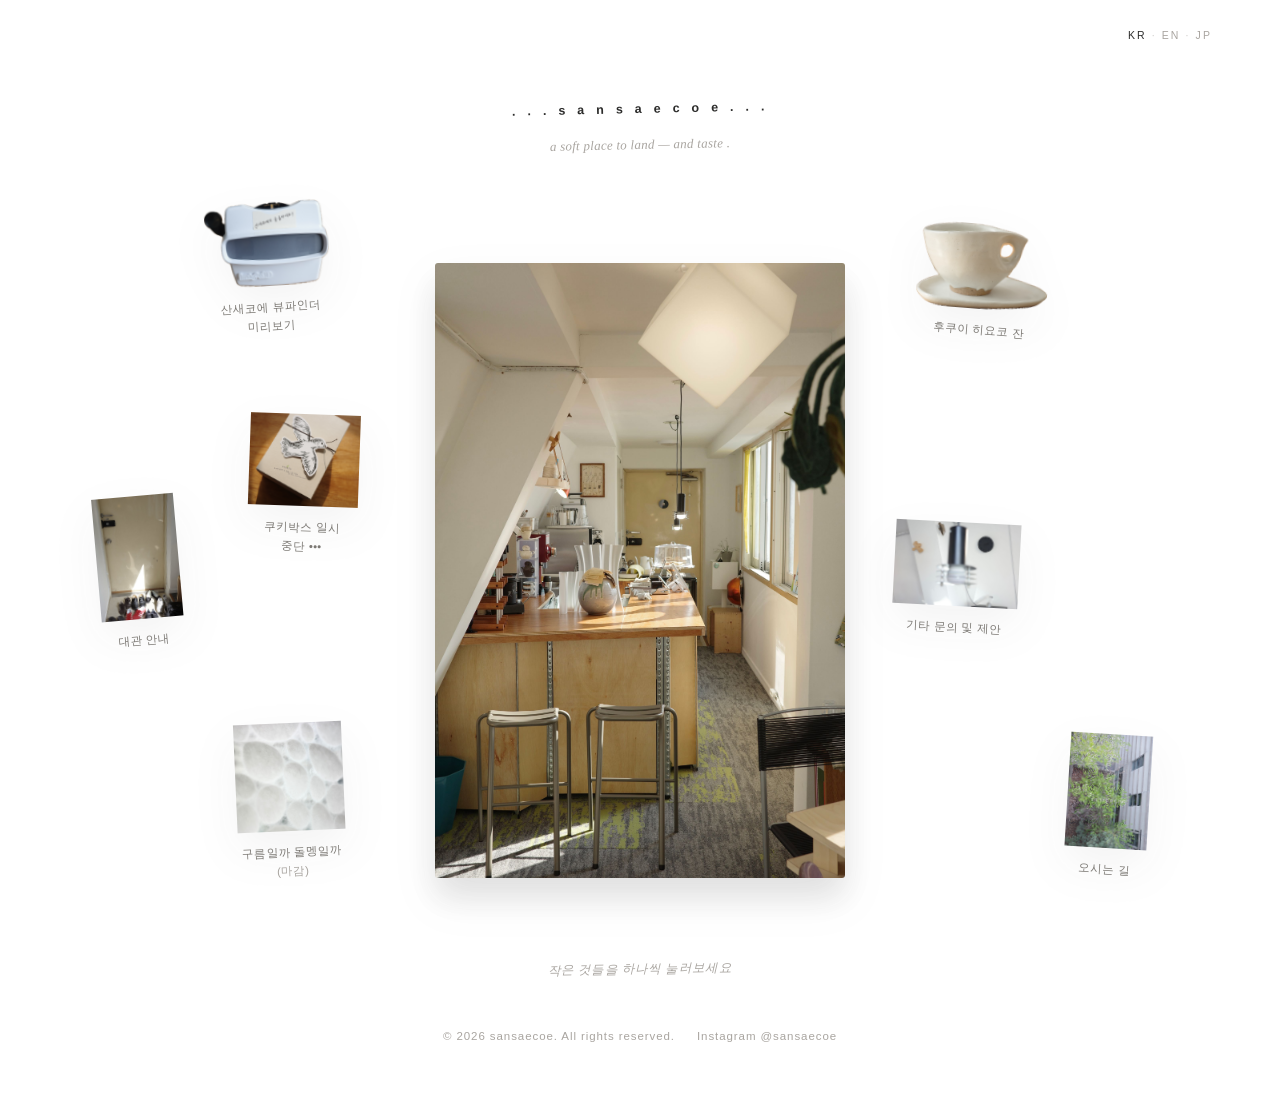
<file: index.html>
<!DOCTYPE html>
<html lang="ko">
<head>
<meta charset="utf-8">
<meta name="viewport" content="width=device-width, initial-scale=1">
<title>. . . s a n s a e c o e . . .</title>
<meta name="description" content="서울, 좁은 삼각형 건물의 꼭대기 6층. 산새의 둥지 같은 다락방 카페 산새코에.">
<meta property="og:title" content=". . . s a n s a e c o e . . .">
<meta property="og:description" content="a soft place to land — and taste .">
<meta property="og:image" content="https://sansaecoe.github.io/assets/og.jpg">
<meta property="og:image:type" content="image/jpeg">
<meta property="og:image:width" content="1200">
<meta property="og:image:height" content="628">
<meta property="og:image:alt" content="산새코에 다락방 카페 내부">
<meta property="og:url" content="https://sansaecoe.github.io/">
<meta property="og:type" content="website">
<meta name="twitter:card" content="summary_large_image">
<link rel="icon" href="assets/favicon.svg" type="image/svg+xml">
<link rel="stylesheet" href="style.css?v=20261120r">
<script>
/* a link that opens one sheet straight away (the QR code in the shop) never
   shows the film — not even for one frame, so this runs before anything is drawn */
(function () {
  var SHEETS = ['about', 'hiyiko', 'hiyiko-2', 'hiyiko-order', 'viewfinder', 'rental', 'cookiebox', 'contact', 'hours'];
  var id = (window.location.hash || '').replace(/^#/, '').replace(/^t-/, '');
  if (!id || SHEETS.indexOf(id) === -1) return;
  document.documentElement.classList.add('skip-intro');
})();
</script>
</head>
<body class="has-intro">

<!-- the first film: the whole screen, nothing else, until it is touched -->
<div class="intro" id="intro" role="button" tabindex="0" aria-label="산새코에 영상 — 눌러서 들어가기">
  <video class="intro-video" id="introVideo"
         src="assets/intro.mp4?v=20261120h"
         autoplay muted loop playsinline preload="auto"
         disablepictureinpicture disableremoteplayback aria-hidden="true" tabindex="-1"></video>
</div>
<noscript><style>.intro { display: none !important; } body.has-intro { overflow-x: hidden; overflow-y: auto; }</style></noscript>

<div class="paper">

  <nav class="lang" aria-label="Language">
    <button type="button" data-lang="ko" aria-pressed="true">KR</button>
    <span class="dot" aria-hidden="true">·</span>
    <button type="button" data-lang="en" aria-pressed="false">EN</button>
    <span class="dot" aria-hidden="true">·</span>
    <button type="button" data-lang="jp" aria-pressed="false">JP</button>
  </nav>

  <div class="mark">
    <span class="word">. . . s a n s a e c o e . . .</span>
    <p class="tagline">a soft place to land — and taste .</p>
  </div>

  <div class="canvas" id="canvas">

    <button class="item item--print" type="button" data-sheet="about"
            aria-haspopup="dialog" aria-label="About us" data-i18n-aria="aria.about"
            style="--x:calc(50% - var(--w) / 2); --y:calc(50% - var(--w) * 0.7507); --w:var(--hero); --r:0deg; --d:.05s; --wm:290px; --shift:0px">
      <img src="assets/hero.jpg" width="2048" height="3075" alt="">
      <span class="cap">About us…</span>
    </button>

    <button class="item" type="button" data-sheet="hiyiko"
            aria-haspopup="dialog"
            style="--x:74%; --y:3.5%; --w:clamp(108px, 10.2vw, 150px); --r:4.5deg; --d:.12s; --wm:132px; --shift:-19vw; --rm:-6deg">
      <img src="assets/icon-hukui.png" width="1024" height="670"
           alt="후쿠이 히요코 작가가 만든 병아리잔" data-i18n-alt="alt.hiyiko">
      <span class="cap" data-i18n="cap.hiyiko">후쿠이 히요코 잔</span>
    </button>

    <button class="item" type="button" data-sheet="viewfinder"
            aria-haspopup="dialog"
            style="--x:12.5%; --y:0.5%; --w:clamp(102px, 9.6vw, 140px); --r:-3.5deg; --d:.2s; --wm:120px; --shift:24vw; --rm:5deg">
      <img src="assets/icon-viewfinder.png" width="1024" height="696"
           alt="‘산새코에가 궁금하세요?’라고 적힌 흰색 뷰파인더" data-i18n-alt="alt.viewfinder">
      <span class="cap" data-i18n="cap.viewfinder">산새코에 뷰파인더 미리보기</span>
    </button>

    <a class="item item--cloudstone"
            href="https://docs.google.com/forms/d/e/1FAIpQLSdW_Kb22xnFRqXxm4qXGi6lfN6mf4TlDhKG9sZezgfUZCB1bQ/closedform"
            target="_blank" rel="noopener noreferrer"
            aria-label="구름일까 돌멩일까 주문서 (마감) — 주문 마감 안내 열기" data-i18n-aria="aria.cloudstone"
            style="--x:15%; --y:70.5%; --w:clamp(90px, 8.4vw, 124px); --r:-2.5deg; --d:.26s; --wm:104px; --shift:-26vw; --rm:6.5deg">
      <img src="assets/icon-cloudstone.jpg" width="1024" height="1024"
           alt="구름 같기도, 돌멩이 같기도 한 흰빛의 표면" data-i18n-alt="alt.cloudstone">
      <span class="cap" data-i18n="cap.cloudstone">구름일까 돌멩일까 <span class="muted">(마감)</span></span>
    </a>

    <button class="item" type="button" data-sheet="rental"
            aria-haspopup="dialog"
            style="--x:3%; --y:40%; --w:clamp(68px, 6.4vw, 94px); --r:-5deg; --d:.34s; --wm:80px; --shift:22vw; --rm:-7deg">
      <img src="assets/icon-rental.jpg?v=20261119o" width="940" height="1411"
           alt="햇살이 드는 산새코에의 크림색 문과 가지런히 벗어둔 신발" data-i18n-alt="alt.rental">
      <span class="cap" data-i18n="cap.rental">대관 안내</span>
    </button>

    <button class="item" type="button" data-sheet="cookiebox"
            aria-haspopup="dialog"
            style="--x:16%; --y:29%; --w:clamp(92px, 8.6vw, 126px); --r:2deg; --d:.4s; --wm:112px; --shift:-21vw; --rm:4.5deg">
      <img src="assets/icon-cookiebox.png" width="594" height="496"
           alt="새 모양 스티커를 붙이고 실로 묶은 산새코에 쿠키박스" data-i18n-alt="alt.cookiebox">
      <span class="cap" data-i18n="cap.cookiebox">쿠키박스 일시 중단&nbsp;•&#8288;•&#8288;•</span>
    </button>

    <button class="item" type="button" data-sheet="contact"
            aria-haspopup="dialog"
            style="--x:72%; --y:43.5%; --w:clamp(104px, 9.8vw, 144px); --r:3deg; --d:.46s; --wm:128px; --shift:25vw; --rm:-5.5deg">
      <img src="assets/icon-inquiry.jpg" width="1024" height="689"
           alt="흰 벽과 펜던트 조명, 나무로 만든 새 장식" data-i18n-alt="alt.contact">
      <span class="cap" data-i18n="cap.contact">기타 문의 및 제안</span>
    </button>

    <button class="item" type="button" data-sheet="hours"
            aria-haspopup="dialog"
            style="--x:87%; --y:72%; --w:clamp(68px, 6.4vw, 90px); --r:3.5deg; --d:.54s; --wm:58px; --shift:-23vw; --rm:-4deg">
      <img src="assets/icon-hours.jpg?v=20261119o" width="620" height="862"
           alt="은빛 건물 앞에 하얀 꽃을 피운 초록 나무" data-i18n-alt="alt.hours">
      <span class="cap" data-i18n="cap.hours">오시는 길</span>
    </button>

  </div>

  <p class="hint" data-i18n="hint">작은 것들을 하나씩 눌러보세요</p>

  <footer class="foot">
    <span>© 2026 sansaecoe. All rights reserved.</span>
    <a href="https://www.instagram.com/sansaecoe" target="_blank" rel="noopener noreferrer">Instagram @sansaecoe</a>
  </footer>

</div>

<!-- ============ the sheets ============ -->

<template id="t-about">
  <p class="kicker" data-i18n="about.kicker">🕊️</p>
  <h2 data-i18n="about.title">About us…</h2>
  <div class="prose">
    <div class="stanza">
      <p data-i18n="about.p1_1">고개를 높이 들어야 보이는</p>
      <p data-i18n="about.p1_2">좁은 삼각형 건물의 꼭대기 6층.</p>
      <p data-i18n="about.p1_3">처음 이 공간을 마주했을 때,</p>
      <p data-i18n="about.p1_4">도심의 소음에서 멀찍이 떨어져</p>
      <p data-i18n="about.p1_5">높은 곳에 자리를 잡은 ‘산새의 둥지’같다는 생각을 했습니다.</p>
    </div>
    <div class="stanza">
      <p data-i18n="about.p2_1">산새의 둥지, 그 둥지 속의 <strong>산새</strong>.</p>
      <p data-i18n="about.p2_2">커피 <code>coffee</code> 를 포함한 음료와 쿠키 <code>cookie</code> 로 시작했기에</p>
      <p data-i18n="about.p2_3">공통된 알파벳인 <strong>코에</strong> <code>coe</code> 를 붙였고,</p>
      <p data-i18n="about.p2_4">이는 일본어로 ‘소리(こえ)’라는 뜻을 가지고 있기도 합니다.</p>
      <p data-i18n="about.p2_5">실제로 이 곳에선 새들의 소리가 가깝게 들리기도 하고,</p>
      <p data-i18n="about.p2_6">저희가 고심해 고른 배경 음악 속에서도 새들의 지저귐이 섞여 나옵니다.</p>
    </div>
    <div class="stanza">
      <p data-i18n="about.p3_1">영어로 적어 본 <code>sansaecoe</code> 는</p>
      <p data-i18n="about.p3_2">가만히 들여다보면,</p>
      <p data-i18n="about.p3_3">어느 하나 툭 튀어나온 것 없이 물 흐르듯 매끄러운 모양입니다.</p>
      <p data-i18n="about.p3_4">이 모양처럼, 이곳에서만큼은</p>
      <p data-i18n="about.p3_5">편안한 소리와 조화로운 맛을 느끼며</p>
      <p data-i18n="about.p3_6">부드러운 시간을 보내시길 바랍니다.</p>
    </div>
  </div>
  <figure>
    <img src="assets/about-night.jpg" width="1187" height="1780" loading="lazy"
         alt="따뜻한 빛이 내려앉은 산새코에의 밤 — 천장 조명과 나무 기둥" data-i18n-alt="about.alt">
  </figure>
</template>

<template id="t-hiyiko">
  <p class="kicker" data-i18n="hiyiko.kicker">[sansaecoe] Hiyiko Cup Story</p>
  <h2 data-i18n="hiyiko.title">히요코 잔 이야기 (1)</h2>

  <figure class="photo">
    <img class="full" src="assets/hukui-1.jpg" width="2048" height="1365" loading="lazy"
         alt="풀밭에 무리 지어 피어난 흰 봄꽃" data-i18n-alt="hiyiko.alt1">
  </figure>

  <div class="prose prose--lead">
    <div class="stanza">
      <p data-i18n="hiyiko.lead">사물에 마음이 깃들 수 있을까요.</p>
    </div>
    <div class="stanza">
      <p data-i18n="hiyiko.p1">병아리잔 하나로 이어진 실타래를 잡고 닿은 곳은 코우지 작가님 부부의 작업실이었습니다.</p>
      <p data-i18n="hiyiko.p2">후쿠이에서 나고 자란 소년은 고향 땅에 머물렀기에 이곳의 붉은 점토를 만지는 사람이 될 수 있었다고 말합니다.</p>
      <p data-i18n="hiyiko.p3">뜨거운 가마 속에서 거친 흙이 단단해지는 동안, 작가님은 잔의 곡선을 아주 조금씩 더 다정하게 다듬어 나갔습니다.</p>
      <p data-i18n="hiyiko.p4">그렇게 20년이라는 시간이 이 작은 잔의 곡선 위에 쌓였습니다.</p>
      <p data-i18n="hiyiko.p5">좁은 계단을 올라 마주한 다락방의 빼곡한 병아리잔들 사이로 한 사람이 묵묵히 지켜온 시간이 가만히 고여 있었습니다.</p>
    </div>
  </div>

  <figure class="photo">
    <img class="full" src="assets/hukui-2.jpg" width="2048" height="1365" loading="lazy"
         alt="초록 잎 사이로 고개를 숙인 흰 꽃송이들" data-i18n-alt="hiyiko.alt2">
  </figure>

  <div class="prose">
    <div class="stanza">
      <p data-i18n="hiyiko.q">좋은 사물에 둘러싸여 살아가는 매일매일의 삶은 우리를 더 나은 곳으로 이끌어줄 수 있을까요.</p>
    </div>
  </div>

  <div class="prose prose--breath">
    <div class="stanza">
      <p data-i18n="hiyiko.b1">준비해 간 쿠키와 차로 마음을 전하고, 건네주신 하부타에 모찌를 품에 안고 돌아오는 길.</p>
      <p data-i18n="hiyiko.b2">발치에 닿은 맨홀에는 두마리의 새가 새겨져 있었습니다.</p>
      <p data-i18n="hiyiko.b3">여러 차례의 역경을 이겨낸 이 도시의 상징, 불사조라고 합니다.</p>
      <p data-i18n="hiyiko.b4">새에 담긴 마음을 모아온 우리의 여정이 낯선 길 위에서도 이어진 것 같아 참 반가웠습니다.</p>
    </div>
  </div>
  <figure class="phoenix">
    <a class="fig-link" href="https://www.instagram.com/p/DXIe9bmj5df/?obrf=ZDNkOW4zMnVjenJh"
       target="_blank" rel="noopener noreferrer">
      <img src="assets/phoenix.gif" width="480" height="360" loading="lazy"
           alt="검은 바탕에 귀와 새가 그려지며 ‘A LITTLE BIRDIE TOLD ME’라고 적히는 움직이는 그림" data-i18n-alt="hiyiko.gifAlt">
      <span class="fig-cap" data-i18n="hiyiko.figcap">후쿠이의 불사조 맨홀이 궁금하면 클릭!</span>
    </a>
  </figure>
  <figure class="order">
    <div class="cup-item cup-item--more">
      <a class="cup-link" href="#t-hiyiko-2" data-sheet="hiyiko-2" aria-haspopup="dialog"
         aria-label="히요코 잔 이야기 (2) 열기" data-i18n-aria="hiyiko2.cupAria">
        <img src="assets/icon-hukui.png" width="1024" height="670" loading="lazy"
             alt="손잡이가 달린 아이보리빛 병아리잔과 소서" data-i18n-alt="hiyiko.cupAlt">
      </a>
      <p class="cup-cap">
        <a class="order-btn" href="#t-hiyiko-2" data-sheet="hiyiko-2" aria-haspopup="dialog"
           data-i18n="hiyiko2.cup">히요코 잔 이야기 (2)</a>
      </p>
    </div>

    <div class="cup-item cup-item--order">
      <a class="cup-link" href="#t-hiyiko-order" data-sheet="hiyiko-order" aria-haspopup="dialog"
         aria-label="히요코 잔 주문서 열기" data-i18n-aria="hiyiko.orderAria">
        <img class="cup-blink" src="assets/icon-hukui-blink.gif" width="320" height="209" loading="lazy"
             alt="깜빡이며 천천히 밝아졌다 어두워지는 아이보리빛 병아리잔과 소서" data-i18n-alt="hiyiko.blinkAlt">
      </a>
      <p class="cup-cap">
        <a class="order-btn" href="#t-hiyiko-order" data-sheet="hiyiko-order" aria-haspopup="dialog">
          <span data-i18n="hiyiko.order">히요코 잔 주문하기</span><span class="order-soon" data-i18n="hiyiko.orderSoon">(준비 중)</span></a>
      </p>
    </div>
  </figure>
</template>

<template id="t-hiyiko-order">
  <!-- while the next round of cups is being prepared: the form below stays
       exactly as it is and only steps aside (ORDER_CLOSED in script.js) -->
  <div class="order-preparing">
    <p class="kicker" data-i18n="order.kicker">Order</p>
    <h2 data-i18n="order.preparingTitle">히요코 잔 주문서</h2>
    <p class="order-preparing-badge" data-i18n="order.preparingBadge">주문 준비 중</p>
    <div class="prose order-preparing-note">
      <div class="stanza">
        <p data-i18n="order.preparingNote">후쿠이 히요코 잔 주문을 준비하고 있어요. 조금만 기다려 주세요!</p>
      </div>
    </div>
    <div class="order-story-cards">
      <a class="story-card" href="#t-hiyiko" data-sheet="hiyiko" aria-haspopup="dialog">
        <span class="story-card-body">
          <span class="story-card-t" data-i18n="hiyiko.title">히요코 잔 이야기 (1)</span>
        </span>
        <span class="story-card-a" aria-hidden="true">→</span>
      </a>
      <a class="story-card" href="#t-hiyiko-2" data-sheet="hiyiko-2" aria-haspopup="dialog">
        <span class="story-card-body">
          <span class="story-card-t" data-i18n="hiyiko2.title">히요코 잔 이야기 (2)</span>
        </span>
        <span class="story-card-a" aria-hidden="true">→</span>
      </a>
    </div>
  </div>

  <div class="order-live">
    <p class="kicker" data-i18n="order.kicker">Order</p>
    <h2 data-i18n="order.title">히요코 잔 주문하기</h2>

    <figure class="order-figure order-figure--cup order-figure--top">
      <img src="assets/order-hiyiko.jpg" width="1200" height="1672" loading="lazy"
           alt="소서 위에 놓인 아이보리빛 히요코 잔" data-i18n-alt="order.previewAlt">
      <figcaption data-i18n="order.previewCap">* 소서가 포함된 사진입니다.</figcaption>
    </figure>

    <div class="order-story">
      <p class="order-story-lead" data-i18n="order.storyTitle">히요코 잔의 스토리가 궁금하시다면, 아래의 두가지 링크를 참고해주세요.</p>
      <div class="order-story-cards">
        <a class="story-card" href="#t-hiyiko" data-sheet="hiyiko" aria-haspopup="dialog">
          <span class="story-card-body">
            <span class="story-card-t" data-i18n="hiyiko.title">히요코 잔 이야기 (1)</span>
          </span>
          <span class="story-card-a" aria-hidden="true">→</span>
        </a>
        <a class="story-card" href="#t-hiyiko-2" data-sheet="hiyiko-2" aria-haspopup="dialog">
          <span class="story-card-body">
            <span class="story-card-t" data-i18n="hiyiko2.title">히요코 잔 이야기 (2)</span>
          </span>
          <span class="story-card-a" aria-hidden="true">→</span>
        </a>
      </div>
    </div>

    <div class="order-facts">
      <div>
        <span class="k" data-i18n="order.pickupK">수령지</span>
        <span class="v" data-i18n="order.pickupV">서울 강남구 압구정로30길 60, 6층 산새코에</span>
        <span class="note" data-i18n="order.pickupNote">※ 파손 위험이 있어 현장 수령만 가능합니다.</span>
      </div>
      <div>
        <span class="k" data-i18n="order.hoursK">영업시간</span>
        <span class="v" data-i18n="order.hoursV">일–목 13:00 – 18:00<br>금–토 13:00 – 20:30</span>
      </div>
      <div>
        <span class="k" data-i18n="order.closedK">휴점</span>
        <span class="v" data-i18n="order.closedV">매주 수요일</span>
      </div>
    </div>

    <h3 class="sheet-sub" data-i18n="order.cupTitle">[ 히요코 잔에 관하여 ]</h3>
    <ul class="rules">
      <li data-i18n="order.spec1">용량: 약 200ml</li>
      <li data-i18n="order.spec2">크기: 구경 약 8cm x 12cm (손잡이 포함), 높이 약 8cm</li>
      <li data-i18n="order.spec3">식기세척기, 전자레인지 사용 가능 / 오븐 및 직화 불가</li>
      <li data-i18n="order.spec4">Made in Japan (Fukui)</li>
      <li data-i18n="order.price">금액: 히요코 잔 <b>단품 68,000원</b> (*소서 미포함) / 히요코 잔 <b>세트 79,000원</b> (*소서 포함)</li>
    </ul>

    <div class="order-account">
      <span class="k" data-i18n="order.accountK">입금계좌</span>
      <span class="v" data-i18n="order.accountV">새마을금고 <b>9003-3058-7561-3</b> 산새코에</span>
      <button type="button" class="copy-btn" data-copy="9003-3058-7561-3" data-i18n="order.copy">계좌번호 복사</button>
    </div>

    <h3 class="sheet-sub" data-i18n="order.soserTitle">[ 소서에 관한 안내 ]</h3>
    <div class="prose">
      <div class="stanza">
        <p data-i18n="order.soser1">매장 내 음료 제공 시 함께 사용하는 소서와 동일한 제품입니다. 세트구매를 희망하시는 분들이 많아 소량 준비하였습니다.</p>
        <p data-i18n="order.soser2"><strong>산지 및 제작 방식:</strong> 히요코 잔 작가님의 작품이 아닌 별도의 제품으로, 후쿠이현의 에치젠야키(도기)인 히요코 잔과 달리 소서는 기후현의 미노야키(자기)입니다. 만든 지역과 흙의 성질, 제작 방식이 모두 다른 제품입니다.</p>
        <p data-i18n="order.soser3"><strong>재질 및 질감:</strong> 자기 바탕 위에 내추럴한 마감이 더해진 제품입니다. 마감 부위에 번짐이나 색상이 고르지 않은 부분, 갈색 반점 등도 보입니다. 유약이 얇게 도포된 부위에는 성형 과정에서 생기는 미세한 격자무늬 결이나 흙 본연의 질감이 은은하게 비칠 수 있습니다.</p>
        <p data-i18n="order.soser4">이처럼 잔과 소서는 <strong>색감, 유약의 두께감, 표면의 촉감이 서로 다르니,</strong> 구매 전 이 점을 꼭 확인해 주시길 부탁드립니다.</p>
      </div>
    </div>

    <figure class="order-figure">
      <img src="assets/order-soser.jpg" width="1600" height="1600" loading="lazy"
           alt="흰 소서의 모양과 표면, 잔과 함께 놓인 모습을 담은 여섯 장면" data-i18n-alt="order.soserAlt">
      <figcaption data-i18n="order.soserCap">소서의 사진을 확인해주세요. (사이즈 약 15 × 12.5cm)</figcaption>
    </figure>

    <form class="order-form" id="orderForm" novalidate>
      <div class="order-q" role="group" aria-labelledby="oq1">
        <p class="order-q-title" id="oq1"><span data-i18n="order.q1Title">구매 전 꼭 확인해 주세요.</span><span class="req" aria-hidden="true">*</span></p>
        <div class="order-q-help">
          <p data-i18n="order.q1body">본 제품은 일본 후쿠이현의 전통 방식으로 가마에서 구워낸 수작업 도자기입니다. 유약을 바르고 고온에서 소성하는 과정에서 유약의 흐름이나 뭉침, 작은 기포 자국(핀홀), 철분으로 인한 검은 점, 미세한 색감 및 크기의 차이가 자연스럽게 나타날 수 있습니다. 이는 고유의 특성이며, 개체별 차이로 인한 교환 및 환불은 어려운 점 양해 부탁드립니다.</p>
        </div>
        <label class="order-choice">
          <input type="checkbox" name="entry.513669972" value="위 내용을 확인하였으며 이에 동의합니다.">
          <span data-i18n="order.q1opt">위 내용을 확인하였으며 이에 동의합니다.</span>
        </label>
      </div>

      <div class="order-q" role="radiogroup" aria-labelledby="oq2">
        <p class="order-q-title" id="oq2"><span data-i18n="order.q2Title">구매 수량 (최대 2조 가능)</span><span class="req" aria-hidden="true">*</span></p>
        <div class="order-q-help">
          <p data-i18n="order.q2help">* * * 단품엔 소서가 포함되지 않습니다. 잔과 소서를 함께 원하신다면 세트로 골라주세요.</p>
        </div>
        <label class="order-choice">
          <input type="radio" name="entry.1212348438" value="히요코 잔 단품 (68,000원)">
          <span data-i18n="order.opt1">히요코 잔 단품 (68,000원)</span>
        </label>
        <label class="order-choice">
          <input type="radio" name="entry.1212348438" value="히요코 잔 단품 X 2조 (136,000원)">
          <span data-i18n="order.opt2">히요코 잔 단품 X 2조 (136,000원)</span>
        </label>
        <label class="order-choice">
          <input type="radio" name="entry.1212348438" value="히요코 잔 세트 (79,000원)">
          <span data-i18n="order.opt3">히요코 잔 세트 (79,000원)</span>
        </label>
        <label class="order-choice">
          <input type="radio" name="entry.1212348438" value="히요코 잔 세트 X 2조 (158,000원)">
          <span data-i18n="order.opt4">히요코 잔 세트 X 2조 (158,000원)</span>
        </label>
      </div>

      <div class="order-q" role="radiogroup" aria-labelledby="oq3">
        <p class="order-q-title" id="oq3"><span data-i18n="order.q3Title">주문서는 입금 후 작성해주세요. 미입금시 주문은 취소됩니다.</span><span class="req" aria-hidden="true">*</span></p>
        <div class="order-q-help">
          <p data-i18n="order.q3help">* 현금영수증은 픽업일에 발급 가능합니다.</p>
        </div>
        <label class="order-choice">
          <input type="radio" name="entry.1393246590" value="입금했습니다!">
          <span data-i18n="order.opt5">입금했습니다!</span>
        </label>
      </div>

      <div class="order-q" role="radiogroup" aria-labelledby="oq4">
        <p class="order-q-title" id="oq4"><span data-i18n="order.q4Title">미리 포장해둘까요, 아니면 오셔서 직접 고르시겠어요?</span><span class="req" aria-hidden="true">*</span></p>
        <div class="order-q-help">
          <p data-i18n="order.q4help">* 포장시 1개씩 박스에 안전하게 개별포장되며, 종이봉투는 무상제공이 어렵습니다. (유상구매 가능)</p>
        </div>
        <label class="order-choice">
          <input type="radio" name="entry.877681113" value="미리 포장해주세요.">
          <span data-i18n="order.opt6">미리 포장해주세요.</span>
        </label>
        <label class="order-choice">
          <input type="radio" name="entry.877681113" value="직접 고를게요.">
          <span data-i18n="order.opt7">직접 고를게요.</span>
        </label>
      </div>

      <div class="order-q" role="group" aria-labelledby="oq5">
        <p class="order-q-title" id="oq5"><span data-i18n="order.q5Title">희망 픽업일을 알려주세요.</span><span class="req" aria-hidden="true">*</span></p>
        <div class="order-q-help">
          <p data-i18n="order.q5help">영업일/시간을 꼭 확인해주세요!</p>
        </div>
        <input class="order-input order-input--date" type="date" id="orderDate"
               aria-label="희망 픽업일" data-i18n-aria="order.dateAria" required>
        <p class="order-closed-note" data-i18n="order.closedNote">최대 3주 이내 · 매주 수요일 정기 휴점 · 11월 24일 임시 휴무</p>
        <p class="order-hint" id="orderDateHint" data-i18n="order.wed">수요일은 산새코에 정기 휴점일이에요. 수요일을 제외한 날짜를 골라주세요.</p>
      </div>

      <div class="order-q" role="group" aria-labelledby="oq6">
        <p class="order-q-title" id="oq6"><span data-i18n="order.q6Title">입금자명을 알려주세요.</span><span class="req" aria-hidden="true">*</span></p>
        <input class="order-input" type="text" id="orderName" name="entry.1884265043"
               placeholder="입금자명" data-i18n-placeholder="order.q6ph" maxlength="40" autocomplete="name" required>
      </div>

      <div class="order-q" role="group" aria-labelledby="oq7">
        <p class="order-q-title" id="oq7"><span data-i18n="order.q7Title">연락처를 알려주시면 확인 문자를 드릴게요.</span><span class="req" aria-hidden="true">*</span></p>
        <input class="order-input" type="tel" id="orderPhone" name="entry.112857539"
               placeholder="010-0000-0000" inputmode="tel" maxlength="20" autocomplete="tel" required>
      </div>

      <div class="order-q" role="group" aria-labelledby="oq8">
        <p class="order-q-title" id="oq8"><span data-i18n="order.q8Title">개인정보 수집 및 이용 동의</span><span class="req" aria-hidden="true">*</span></p>
        <div class="order-q-help">
          <p data-i18n="order.q8body"><strong>수집 목적:</strong> 히요코 잔 현장 픽업 예약 확인, 입금 확인 및 안내 연락<br><strong>수집 항목:</strong> 이름, 연락처(휴대폰 번호), 픽업 일정<br><strong>보유 및 이용 기간:</strong> 픽업 완료일 후 30일 이내 파기 (단, 관계 법령에 따라 보존이 필요한 경우 해당 기간까지 보관)<br>귀하는 개인정보 수집 및 이용 동의를 거부할 수 있으나, 거부 시 주문 및 픽업 예약이 제한됩니다.</p>
        </div>
        <label class="order-choice">
          <input type="checkbox" name="entry.1072491766" value="동의합니다.">
          <span data-i18n="order.q8opt">동의합니다.</span>
        </label>
      </div>

      <div class="order-submit-row">
        <p class="order-alert" id="orderAlert" role="alert"></p>
        <button type="submit" class="order-submit" data-i18n="order.submit">주문서 보내기</button>
        <p class="order-foot-note" data-i18n="order.footNote">보내주신 내용은 주문 확인과 픽업 안내에만 사용됩니다.</p>
      </div>
    </form>
  </div>
</template>

<template id="t-hiyiko-2">
  <p class="kicker" data-i18n="hiyiko2.kicker">[sansaecoe] Hiyiko Cup Story (2)</p>
  <h2 data-i18n="hiyiko2.title">히요코 잔 이야기 (2)</h2>

  <figure class="photo">
    <img class="full" src="assets/hiyiko2-1.jpg" width="2048" height="2854" loading="lazy" alt="">
  </figure>

  <blockquote class="letter" lang="ja">
    <p>「 はじめまして、フクシマ　コウヂと申します。</p>
    <p>韓国の皆様に、ひよこマグカップをご覧いただく機会をいただきまして、大変嬉しく思います。</p>
    <p>このマグカップは、ひとつひとつ手作りで、ひとつひとつに個性があります。</p>
    <p>持った感じがそれぞれ違いますので、是非、</p>
    <p>お手にとって自分にあったひとつを、見つけてください。</p>
    <p>そして、末長く御愛用いただけましたら幸いです。」</p>
  </blockquote>

  <div class="prose letter-translation" data-hide-lang="jp">
    <div class="stanza">
      <p data-i18n="hiyiko2.t1">처음 뵙겠습니다. 후쿠시마 코우지라고 합니다.</p>
      <p data-i18n="hiyiko2.t2">한국에 계신 여러분께 히요코 잔을 선보일 수 있게 되어 대단히 기쁜 마음입니다.</p>
      <p data-i18n="hiyiko2.t3">이 머그컵은 하나하나 수작업으로 만들어져, 저마다의 개성을 지니고 있습니다.</p>
      <p data-i18n="hiyiko2.t4">손에 쥐었을 때의 느낌이 각각 다르니, 꼭 직접 손으로 들어보시고 자신에게 맞는 하나를 찾아보세요.</p>
      <p data-i18n="hiyiko2.t5">그리고 오랫동안 아끼며 사용해 주신다면 더없이 기쁘겠습니다.</p>
    </div>
  </div>

  <h3 class="sheet-sub sheet-sub--breath" data-i18n="hiyiko2.postTitle">산새코에가 덧붙이는 글 . . .</h3>

  <div class="prose">
    <div class="stanza">
      <p data-i18n="hiyiko2.clay">후쿠이 지역의 흙은 일본의 ‘6대 고대 가마’ 중 하나인 에치젠야키(越前焼)의 역사와 깊이 연결되어 있습니다. 철분 등 광물 성분이 풍부하게 포함되어 고온에서 구워졌을 때 표면에 미세한 흑점이 생기며, 소성 과정에서 핀홀 (공기가 빠져나간 미세한 구멍)도 나타납니다. 인위적이지 않은 자연스러운 흔적이니, 이 또한 즐겨주신다면 참 좋겠습니다.</p>
    </div>
  </div>

  <figure class="gallery">
    <img src="assets/hiyiko2-2.png" width="1481" height="2222" loading="lazy" alt="">
    <img src="assets/hiyiko2-3.png" width="1519" height="1012" loading="lazy" alt="">
    <img src="assets/hiyiko2-4.png" width="1471" height="980" loading="lazy" alt="">
    <img src="assets/hiyiko2-5.jpg" width="2000" height="1333" loading="lazy" alt="">
    <img src="assets/hiyiko2-6.jpg" width="2048" height="1366" loading="lazy" alt="">
    <img src="assets/hiyiko2-7.jpg" width="2000" height="1333" loading="lazy" alt="">
  </figure>

  <div class="prose prose--breath">
    <div class="stanza">
      <p data-i18n="hiyiko2.after">덧붙인 사진들처럼, 개체마다 유약이 흐른 형태라든지 손잡이의 그립감이라든지 작은 검은 점의 크기나 갯수도 다릅니다. 같은 하얀 색이지만 또 다른 하얀 색이기도 합니다. 이 점을 참고하시어 코우지 작가님의 말씀처럼 자신에게 꼭 맞는 단 하나의 히요코 잔을 찾아가셨으면 합니다.</p>
    </div>
  </div>

  <p class="sheet-date" data-i18n="hiyiko2.date">2026년 11월, 산새코에.</p>

  <figure class="story-link">
    <a class="fig-link" href="#t-hiyiko" data-sheet="hiyiko" aria-haspopup="dialog"
       aria-label="히요코 잔 이야기 (1) 열기" data-i18n-aria="hiyiko2.cardAria">
      <img src="assets/hiyiko2-story1.jpg" width="760" height="498" loading="lazy" alt="">
      <span class="fig-cap" data-i18n="hiyiko2.cardCap">히요코 잔 이야기 (1)</span>
    </a>
  </figure>
</template>

<template id="t-viewfinder">
  <p class="kicker" data-i18n="vf.kicker">Viewfinder</p>
  <h2 data-i18n="vf.title">산새코에가 궁금하세요?</h2>
  <figure class="viewfinder">
    <img src="assets/viewfinder.png" width="2048" height="1392" loading="lazy"
         alt="‘산새코에가 궁금하세요?’라고 적힌 흰색 뷰파인더" data-i18n-alt="vf.alt">
  </figure>
  <div class="callout">
    <span class="icon" aria-hidden="true">💡</span>
    <span data-i18n="vf.callout">가게에 준비되어있는 뷰파인더로 산새코에의 장면을 넘겨보세요!</span>
  </div>
  <figure class="viewfinder-demo">
    <img class="full" data-src="assets/viewfinder-demo.gif" width="1920" height="1080"
         alt="뷰파인더를 돌려 산새코에의 장면을 넘겨보는 모습을 담은 움직이는 이미지" data-i18n-alt="vf.demoAlt">
  </figure>
</template>

<template id="t-rental">
  <p class="kicker" data-i18n="rental.kicker">Rental</p>
  <h2 data-i18n="rental.title">대관 안내</h2>
  <div class="prose">
    <div class="stanza">
      <p data-i18n="rental.p1">대관문의는 인스타그램 <a href="https://www.instagram.com/sansaecoe" target="_blank" rel="noopener noreferrer">@sansaecoe</a> 으로 메세지 부탁드립니다. (기본 2시간부터 1일 대관까지 가능)</p>
    </div>
  </div>
  <figure>
    <img src="assets/icon-rental.jpg?v=20261119o" width="940" height="1411" loading="lazy"
         alt="햇살이 드는 산새코에의 크림색 문과 가지런히 벗어둔 신발" data-i18n-alt="rental.alt">
  </figure>
  <div class="actions">
    <a class="btn" href="https://www.instagram.com/sansaecoe" target="_blank" rel="noopener noreferrer" data-i18n="rental.btn">인스타그램으로 문의하기 <span class="arrow" aria-hidden="true">↗</span></a>
  </div>
</template>

<template id="t-cookiebox">
  <p class="kicker" data-i18n="cookie.kicker">emergency‼️</p>
  <h2 data-i18n="cookie.title">산새코에 쿠키박스 일시 중단</h2>
  <div class="prose">
    <div class="stanza">
      <p data-i18n="cookie.p1">쿠키박스는 여러 이유(섬세하고 얇은 모양으로 인해 완충재로도 잡히지 않는 파손이라든지.. 필링이 녹는 문제라든지..ㅠㅠ)로 잠시 예약을 중단하였습니다.</p>
      <p data-i18n="cookie.p2">고심하여 다시 돌아오겠습니다!</p>
    </div>
  </div>
  <figure>
    <img src="assets/icon-cookiebox.png" width="594" height="496" loading="lazy"
         alt="새 모양 스티커를 붙이고 실로 묶은 산새코에 쿠키박스" data-i18n-alt="cookie.alt">
  </figure>
  <div class="actions">
    <a class="btn" href="https://www.instagram.com/sansaecoe" target="_blank" rel="noopener noreferrer" data-i18n="cookie.btn">소식 받아보기 <span class="arrow" aria-hidden="true">↗</span></a>
  </div>
</template>

<template id="t-contact">
  <p class="kicker" data-i18n="contact.kicker">Contact</p>
  <h2 data-i18n="contact.title">기타 문의 및 제안</h2>
  <div class="prose">
    <div class="stanza">
      <p data-i18n="contact.p1">기타 문의 및 제안은 <a href="https://www.instagram.com/sansaecoe" target="_blank" rel="noopener noreferrer">@sansaecoe</a> 로 메세지 주세요.</p>
      <p data-i18n="contact.p2">언제나 열려있어요!</p>
    </div>
  </div>
  <figure>
    <img src="assets/icon-inquiry.jpg" width="1024" height="689" loading="lazy"
         alt="흰 벽과 펜던트 조명, 나무로 만든 새 장식" data-i18n-alt="contact.alt">
  </figure>
  <div class="actions">
    <a class="btn" href="https://www.instagram.com/sansaecoe" target="_blank" rel="noopener noreferrer" data-i18n="contact.btn">인스타그램 @sansaecoe <span class="arrow" aria-hidden="true">↗</span></a>
  </div>
</template>

<template id="t-hours">
  <p class="kicker" data-i18n="hours.kicker">Hours &amp; Directions</p>
  <h2 data-i18n="hours.title">영업시간 · 오시는 길</h2>

  <div class="hours-block">
    <div class="hours-row">
      <span class="hours-days" data-i18n="hours.days1">일 · 월 · 화 · 목</span>
      <span class="hours-time">13:00 – 18:00</span>
      <span class="hours-last" data-i18n="hours.last1">라스트오더 17:20</span>
    </div>
    <div class="hours-row">
      <span class="hours-days" data-i18n="hours.days2">금 · 토</span>
      <span class="hours-time">13:00 – 20:30</span>
      <span class="hours-last" data-i18n="hours.last2">라스트오더 19:50</span>
    </div>
    <p class="hours-extra" data-i18n="hours.closed">매주 수요일은 정기휴무입니다.</p>
  </div>

  <p class="hours-note" data-i18n="hours.note">비정기 휴무는 인스타그램 <a href="https://www.instagram.com/sansaecoe" target="_blank" rel="noopener noreferrer">@sansaecoe</a> 에서 알려드립니다.</p>

  <h3 class="sheet-sub" data-i18n="hours.guideTitle">이용 안내</h3>
  <ul class="rules">
    <li data-i18n="hours.rule1">1–2인 권장, 최대 3인까지 이용 가능</li>
    <li data-i18n="hours.rule2">신발을 벗고 입장해 주세요.</li>
    <li data-i18n="hours.rule3">쿠키 포장 불가</li>
  </ul>

  <h3 class="sheet-sub" data-i18n="hours.wayTitle">오시는 길</h3>
  <p class="addr" data-i18n="hours.addr">서울 강남구 압구정로30길 60, 6층</p>

  <div class="actions">
    <a class="btn" href="https://place.map.kakao.com/2091568251" target="_blank" rel="noopener noreferrer" data-i18n="hours.kakao">카카오맵 <span class="arrow" aria-hidden="true">↗</span></a>
    <a class="btn" href="https://maps.google.com/?cid=16413181716113041605&amp;g_mp=Cidnb29nbGUubWFwcy5wbGFjZXMudjEuUGxhY2VzLlNlYXJjaFRleHQQAhgEIAA" target="_blank" rel="noopener noreferrer" data-i18n="hours.google">Google Maps <span class="arrow" aria-hidden="true">↗</span></a>
  </div>
</template>

<!-- ============ the opened sheet ============ -->

<div class="veil" id="veil" hidden>
  <article class="sheet" role="dialog" aria-modal="true" aria-label="산새코에">
    <div class="sheet-bar">
      <button class="close" type="button" id="closeBtn" aria-label="닫기" data-i18n-aria="ui.closeAria" data-i18n="ui.close">
        닫기 <span class="x" aria-hidden="true">×</span>
      </button>
    </div>
    <div class="sheet-body" id="sheetBody"></div>
    <div class="sheet-end"><button type="button" data-close data-i18n="ui.back">돌아가기</button></div>
  </article>
</div>

<script src="i18n.js?v=20261120q" defer></script>
<script src="script.js?v=20261120q" defer></script>
</body>
</html>
</file>
<file: style.css>
/* =========================================================
   . . . s a n s a e c o e . . .
   a white sheet of paper, with a few small things on it
   ========================================================= */

:root {
  --paper: #ffffff;
  --ink: #2c2c2b;
  --ink-soft: #4a4844;
  --muted: #7d7a75;
  --faint: #a9a5a0;
  --line: #eae7e1;

  --font-sans: "Helvetica Neue", Helvetica, -apple-system, BlinkMacSystemFont,
    "Segoe UI", "Apple SD Gothic Neo", "Noto Sans KR", "Malgun Gothic",
    "맑은 고딕", sans-serif;
  --font-serif: "Iowan Old Style", "Palatino Linotype", Palatino, Georgia,
    "Times New Roman", serif;
  --font-mono: ui-monospace, SFMono-Regular, "SF Mono", Menlo, Consolas,
    "Liberation Mono", monospace;

  --ease: cubic-bezier(0.22, 0.61, 0.24, 1);
  --soft: cubic-bezier(0.4, 0.1, 0.2, 1);

  /* the big photograph in the middle of the desktop canvas —
     the small things gather around it */
  --hero: clamp(240px, min(32vw, 55vh), 470px);
}

*,
*::before,
*::after {
  box-sizing: border-box;
}

html {
  -webkit-text-size-adjust: 100%;
}

body {
  margin: 0;
  background: var(--paper);
  color: var(--ink);
  font-family: var(--font-sans);
  font-size: 16px;
  line-height: 1.9;
  font-weight: 400;

  /* Korean never breaks mid-word */
  word-break: keep-all;
  line-break: strict;
  overflow-wrap: break-word;

  -webkit-font-smoothing: antialiased;
  -moz-osx-font-smoothing: grayscale;
  text-rendering: optimizeLegibility;

  overflow-x: hidden;
}

body.is-locked {
  overflow: hidden;
}

img {
  max-width: 100%;
  height: auto;
}

a {
  color: inherit;
}

::selection {
  background: #eceade;
}

button {
  font: inherit;
  color: inherit;
}

/* =========================
   the sheet of paper
   ========================= */

.paper {
  position: relative;
  min-height: 100svh;
  padding: clamp(40px, 5.4vw, 66px) clamp(20px, 5vw, 64px) clamp(36px, 3.4vw, 50px);
}

/* the three languages — three quiet letters, top right */

.lang {
  position: absolute;
  top: clamp(14px, 2.2vw, 24px);
  right: clamp(20px, 5vw, 64px);
  z-index: 20;
  display: flex;
  align-items: center;
  font-size: 10.5px;
  letter-spacing: 0.2em;
  line-height: 1;
  color: var(--faint);
}

.lang button {
  margin: 0;
  padding: 6px 4px;
  border: 0;
  background: none;
  font: inherit;
  letter-spacing: inherit;
  color: inherit;
  cursor: pointer;
  transition: color 0.35s var(--ease);
}

.lang button:hover,
.lang button:focus-visible {
  color: var(--ink-soft);
  outline: none;
}

.lang button.is-on,
.lang button[aria-pressed="true"] {
  color: var(--ink);
}

.lang .dot {
  padding: 0 1px;
  opacity: 0.55;
  pointer-events: none;
}

/* small wordmark, top centre, a little off */

.mark {
  text-align: center;
  margin-top: 23px;
  padding-top: 4px;
}

.mark .word {
  display: inline-block;
  font-size: 12.5px;
  font-weight: 600;
  letter-spacing: 0.34em;
  line-height: 1.8;
  color: var(--ink);
  text-decoration: none;
  white-space: nowrap;
  transform: rotate(-1.2deg);
}

.mark .tagline {
  margin: 10px 0 0;
  font-family: var(--font-serif);
  font-style: italic;
  font-size: 13px;
  letter-spacing: 0.02em;
  color: var(--faint);
  transform: rotate(-1.2deg);
}

/* =========================
   the canvas of objects
   ========================= */

.canvas {
  position: relative;
  width: 100%;
  max-width: 1320px;
  margin: 40px auto 0;
  height: min(56vw, 64vh, 830px);
  /* on a short laptop window (1280x680, 1366x680, 1440x740 …) the
     viewport-relative height above collapses and squeezes the
     scattered objects on top of each other. the canvas keeps a real
     floor so the vertical rhythm survives every desktop size —
     and it always grows tall enough for the large centre photograph. */
  min-height: max(
    clamp(600px, min(56vw, 68vh), 860px),
    calc(var(--hero) * 1.5015 + 130px)
  );
}

.item {
  position: absolute;
  left: var(--x);
  top: var(--y);
  width: var(--w);
  transform: rotate(var(--r, 0deg));
  transform-origin: 50% 60%;

  display: flex;
  flex-direction: column;
  align-items: center;

  margin: 0;
  padding: 0;
  border: 0;
  background: none;
  cursor: pointer;
  text-align: center;
  color: inherit;
  text-decoration: none;
  -webkit-text-decoration: none;

  opacity: 0;
  transition: opacity 0.9s var(--soft), transform 0.7s var(--ease);
  transition-delay: var(--d, 0s);

  -webkit-tap-highlight-color: transparent;
}

.is-ready .item {
  opacity: 1;
}

.item img {
  display: block;
  width: 100%;
  height: auto;
  pointer-events: none;
  filter: drop-shadow(0 18px 22px rgba(44, 44, 43, 0.05));
  transition: filter 0.6s var(--ease);
}

.item .cap .muted {
  color: var(--faint);
}

.item .cap {
  display: block;
  margin-top: 12px;
  max-width: 14em;
  font-size: 11.5px;
  line-height: 1.7;
  letter-spacing: 0.01em;
  color: var(--muted);
  transition: color 0.5s var(--ease);
}

/* the hours label keeps one readable line under its small icon */
.item[data-sheet="hours"] .cap {
  width: max-content;
  max-width: 12em;
}

/* the gentle float — objects breathe a little */

@media (prefers-reduced-motion: no-preference) {
  .is-ready .item img {
    animation: drift 9s ease-in-out infinite;
    animation-delay: var(--d, 0s);
  }

  .is-ready .item:nth-child(even) img {
    animation-duration: 11s;
    animation-direction: alternate-reverse;
  }

  /* the room photo stays put — it is placed straight and still */
  .is-ready .item--print img {
    animation: none;
  }
}

@keyframes drift {
  0%,
  100% {
    translate: 0 0;
  }
  50% {
    translate: 0 -7px;
  }
}

/* hover: straighten, lift, warm up */

.item:hover,
.item:focus-visible {
  transform: rotate(0deg) translateY(-7px) scale(1.035);
  outline: none;
  z-index: 5;
}

.item:hover img,
.item:focus-visible img {
  filter: drop-shadow(0 26px 30px rgba(44, 44, 43, 0.09));
}

.item:hover .cap,
.item:focus-visible .cap {
  color: var(--ink);
}

.item:active {
  transform: rotate(0deg) translateY(-3px) scale(1.01);
}

.item:focus-visible::after {
  content: "";
  position: absolute;
  inset: -14px -10px;
  border: 1px dashed var(--faint);
  border-radius: 14px;
  pointer-events: none;
}

/* the room photo, as a little print */

.item--print .cap {
  /* the label is gone — the photo itself is the invitation */
  display: none;
}

.item--print img {
  /* no frame — the photo sits on the paper by itself */
  border: 0;
  padding: 0;
  background: none;
  border-radius: 3px;
  box-shadow: 0 20px 32px rgba(44, 44, 43, 0.10);
}

.item--print:hover img,
.item--print:focus-visible img {
  box-shadow: 0 30px 44px rgba(44, 44, 43, 0.14);
}

/* =========================
   hint + footer
   ========================= */

.hint {
  margin: clamp(6px, 1.2vw, 16px) auto 0;
  transform: rotate(-1deg);
  font-family: var(--font-serif);
  font-style: italic;
  font-size: 12.5px;
  letter-spacing: 0.03em;
  color: var(--faint);
  white-space: nowrap;
  pointer-events: none;
  text-align: center;
  transition: opacity 0.8s var(--ease);
}

.hint .dot {
  display: inline-block;
  width: 4px;
  height: 4px;
  margin: 0 10px 2px;
  border-radius: 50%;
  background: var(--faint);
  vertical-align: middle;
}

.has-opened .hint {
  opacity: 0;
}

.foot {
  margin-top: clamp(42px, 3.4vw, 56px);
  display: flex;
  flex-wrap: wrap;
  gap: 8px 22px;
  align-items: baseline;
  justify-content: center;
  font-size: 11.5px;
  letter-spacing: 0.08em;
  color: var(--faint);
}

.foot a {
  color: inherit;
  text-decoration: none;
  border-bottom: 1px solid transparent;
  padding-bottom: 1px;
  transition: color 0.35s var(--ease), border-color 0.35s var(--ease);
}

.foot a:hover {
  color: var(--ink);
  border-color: var(--ink);
}

/* =========================
   the opened sheet
   ========================= */

.veil {
  position: fixed;
  inset: 0;
  z-index: 60;
  display: grid;
  place-items: center;
  padding: clamp(10px, 3vw, 40px);
  background: rgba(251, 250, 247, 0.7);
  -webkit-backdrop-filter: blur(10px) saturate(1.02);
  backdrop-filter: blur(10px) saturate(1.02);
  opacity: 0;
  transition: opacity 0.4s var(--ease);
}

.veil[hidden] {
  display: none;
}

.veil.is-in {
  opacity: 1;
}

.sheet {
  position: relative;
  width: min(100%, 740px);
  max-height: min(88svh, 940px);
  overflow-y: auto;
  overscroll-behavior: contain;
  background: #fff;
  border: 1px solid var(--line);
  border-radius: 5px;
  box-shadow: 0 40px 90px rgba(44, 44, 43, 0.1),
    0 4px 14px rgba(44, 44, 43, 0.04);
  padding: clamp(24px, 4.2vw, 58px);
  padding-top: 0;

  transform: translateY(16px) scale(0.985);
  transition: transform 0.5s var(--ease);
  scrollbar-width: thin;
}

.veil.is-in .sheet {
  transform: none;
}

/* one sheet quietly giving way to the next */

@keyframes sheet-swap {
  from {
    opacity: 0;
    translate: 0 8px;
  }
  to {
    opacity: 1;
    translate: 0 0;
  }
}

.sheet-body.is-swap {
  animation: sheet-swap 0.34s var(--ease) both;
}

.sheet-bar {
  position: sticky;
  top: 0;
  z-index: 3;
  display: flex;
  justify-content: flex-end;
  padding: calc(clamp(24px, 4.2vw, 58px) * 0.55) 0 10px;
  margin-bottom: 6px;
  background: linear-gradient(
    to bottom,
    #fff 0%,
    #fff 62%,
    rgba(255, 255, 255, 0) 100%
  );
}

.close {
  display: inline-flex;
  align-items: center;
  gap: 7px;
  padding: 6px 2px;
  border: 0;
  background: none;
  cursor: pointer;
  font-size: 11.5px;
  letter-spacing: 0.12em;
  color: var(--faint);
  transition: color 0.3s var(--ease);
}

.close:hover {
  color: var(--ink);
}

/* the same quiet dashed line the other small things use, instead of the
   browser's hard black ring — it shows when a sheet is opened by keyboard
   or by a link, and the close button takes the focus */
.close:focus-visible {
  color: var(--ink);
  outline: 1px dashed var(--faint);
  outline-offset: 4px;
  border-radius: 4px;
}

.close .x {
  font-size: 15px;
  line-height: 1;
  transform: translateY(-1px);
}

/* sheet typography */

.sheet h2 {
  margin: 0 0 clamp(20px, 3vw, 34px);
  font-size: clamp(21px, 2.6vw, 28px);
  font-weight: 700;
  line-height: 1.5;
  letter-spacing: 0.01em;
  color: var(--ink);
}

.sheet .kicker {
  margin: 0 0 12px;
  font-size: 11.5px;
  letter-spacing: 0.16em;
  color: var(--faint);
}

.prose {
  max-width: 34em;
}

.prose p {
  margin: 0 0 1.3em;
  font-size: 15.5px;
  line-height: 1.95;
  color: var(--ink-soft);
}

.prose .stanza {
  margin-bottom: 2em;
}

.prose .stanza:last-child,
.prose p:last-child {
  margin-bottom: 0;
}

.prose strong {
  font-weight: 600;
  color: var(--ink);
}

.prose code {
  font-family: var(--font-mono);
  font-size: 0.86em;
  color: var(--ink);
  background: #f5f3ee;
  border-radius: 3px;
  padding: 0.14em 0.4em;
}

.sheet a.text-link,
.prose a {
  color: var(--ink);
  text-decoration: none;
  border-bottom: 1px solid var(--line);
  padding-bottom: 1px;
  transition: border-color 0.35s var(--ease);
}

.sheet a.text-link:hover,
.prose a:hover {
  border-color: var(--ink);
}

.sheet .callout {
  display: flex;
  gap: 12px;
  align-items: flex-start;
  margin: clamp(24px, 4vw, 38px) 0;
  padding: clamp(14px, 2.2vw, 20px) clamp(16px, 2.4vw, 24px);
  background: #f8f7f3;
  border-radius: 4px;
  font-size: 14.5px;
  line-height: 1.85;
  color: var(--ink-soft);
}

.sheet .callout .icon {
  flex: none;
  line-height: 1.85;
}

.sheet figure {
  margin: clamp(28px, 5vw, 48px) 0 0;
}

.sheet figure img {
  display: block;
  margin-inline: auto;
  width: auto;
  max-width: 100%;
  max-height: 62svh;
}

.sheet figure img.full {
  width: 100%;
  height: auto;
  max-height: none;
}

.sheet figure.pair {
  display: grid;
  gap: 10px;
  grid-template-columns: 1fr;
}

@media (min-width: 620px) {
  .sheet figure.pair {
    grid-template-columns: 1fr 1fr;
  }
}

.sheet figure.pair img {
  width: 100%;
  height: 100%;
  object-fit: cover;
  max-height: none;
}

/* the story photographs — one full-width picture at a time,
   the words fitting between them just as the story was laid out */

.sheet figure.photo {
  margin: clamp(24px, 4vw, 38px) 0 clamp(28px, 4.6vw, 44px);
}

.sheet figure.photo img {
  width: 100%;
  height: auto;
  max-height: none;
}

/* the one line that opens after the first photograph */

.prose--lead {
  margin-top: 0;
}

/* a quiet gap where the story changes its footing */

.prose--breath {
  margin-top: clamp(38px, 6.2vw, 58px);
}

/* the viewfinder itself — a small object on the paper,
   not a photograph blown up past its own size */

.sheet figure.viewfinder {
  margin-top: clamp(72px, 11vh, 110px);
  margin-bottom: clamp(40px, 6vh, 64px);
  text-align: center;
}

.sheet figure.viewfinder img {
  width: clamp(136px, 32vw, 180px);
  height: auto;
  max-height: none;
  border-radius: 3px;
  box-shadow: 0 12px 22px rgba(44, 44, 43, 0.08);
}

/* a long pause, then the little film begins */

.sheet figure.viewfinder-demo {
  margin-top: clamp(48px, 10vw, 80px);
  margin-bottom: clamp(48px, 10vw, 80px);
}

/* =========================
   hours & directions — a small printed card
   ========================= */

.sheet h3.sheet-sub {
  margin: clamp(28px, 4.6vw, 40px) 0 12px;
  font-size: 11.5px;
  font-weight: 600;
  letter-spacing: 0.15em;
  line-height: 1.6;
  color: var(--faint);
}

/* a longer breath before the note the shop adds of its own */

.sheet h3.sheet-sub--breath {
  margin-top: clamp(56px, 8vh, 88px);
}

.hours-block {
  max-width: 30em;
}

.hours-row {
  display: flex;
  flex-wrap: wrap;
  align-items: baseline;
  gap: 0 16px;
  padding: 12px 0 11px;
  border-top: 1px solid var(--line);
}

.hours-row:last-of-type {
  border-bottom: 1px solid var(--line);
}

.hours-days {
  flex: 1 1 auto;
  font-size: 14.5px;
  line-height: 1.7;
  letter-spacing: 0.02em;
  color: var(--ink);
}

.hours-time {
  font-family: var(--font-serif);
  font-size: 15.5px;
  line-height: 1.7;
  font-variant-numeric: lining-nums tabular-nums;
  color: var(--ink);
  white-space: nowrap;
}

.hours-last {
  flex-basis: 100%;
  margin-top: -2px;
  font-size: 11.5px;
  letter-spacing: 0.06em;
  line-height: 1.7;
  color: var(--faint);
}

.hours-extra {
  margin: 14px 0 0;
  font-size: 13.5px;
  line-height: 1.8;
  color: var(--ink-soft);
}

.hours-note {
  margin: 8px 0 0;
  font-size: 12.5px;
  line-height: 1.85;
  color: var(--faint);
}

.hours-note a {
  color: var(--muted);
  text-decoration: none;
  border-bottom: 1px solid var(--line);
  padding-bottom: 1px;
  transition: border-color 0.35s var(--ease), color 0.35s var(--ease);
}

.hours-note a:hover {
  color: var(--ink);
  border-color: var(--ink);
}

.sheet .rules {
  margin: 0;
  padding: 0;
  max-width: 34em;
  list-style: none;
}

.sheet .rules li {
  position: relative;
  margin: 0 0 7px;
  padding-left: 15px;
  font-size: 15px;
  line-height: 1.9;
  color: var(--ink-soft);
  word-break: keep-all;
}

.sheet .rules li::before {
  content: "·";
  position: absolute;
  left: 3px;
  top: 0;
  color: var(--faint);
}

.sheet .addr {
  margin: 0;
  font-size: 15.5px;
  line-height: 1.9;
  color: var(--ink);
}

/* =========================
   a clickable picture — a small stamp that leads somewhere
   ========================= */

.sheet figure.phoenix,
.sheet figure.order {
  text-align: center;
}

/* the manhole sits at the right margin, the cup stays in the middle */

.sheet figure.phoenix {
  text-align: right;
  margin-top: clamp(72px, 14vw, 128px);
}

.sheet figure.phoenix .fig-link {
  align-items: flex-end;
}

.sheet figure.phoenix .fig-cap {
  width: auto;
  text-align: right;
}

.sheet figure.phoenix .fig-link img {
  margin-inline: 0;
}

.sheet .fig-link,
.sheet .cup-link {
  display: inline-block;
  max-width: 100%;
  text-decoration: none;
  color: inherit;
  border-radius: 4px;
  -webkit-tap-highlight-color: transparent;
  transition: transform 0.45s var(--ease);
}

.sheet .fig-link {
  display: inline-flex;
  flex-direction: column;
  align-items: center;
  gap: 11px;
}

.sheet figure.phoenix img {
  width: clamp(92px, 22vw, 120px);
  height: auto;
  max-height: none;
  border-radius: 2px;
  box-shadow: 0 10px 18px rgba(44, 44, 43, 0.09);
  transition: box-shadow 0.45s var(--ease), translate 0.45s var(--ease);
}

.sheet .fig-link .fig-cap {
  font-size: 11.5px;
  width: 14em;
  max-width: 100%;
  line-height: 1.7;
  letter-spacing: 0.01em;
  color: var(--muted);
  word-break: keep-all;
  transition: color 0.35s var(--ease);
}

.sheet .fig-link:hover img,
.sheet .fig-link:focus-visible img {
  translate: 0 -4px;
  box-shadow: 0 22px 34px rgba(44, 44, 43, 0.14);
}

.sheet .fig-link:hover .fig-cap,
.sheet .fig-link:focus-visible .fig-cap {
  color: var(--ink);
}

.sheet .fig-link:focus-visible,
.sheet .cup-link:focus-visible {
  outline: 1px dashed var(--faint);
  outline-offset: 8px;
}

/* the date, quietly signed at the foot of the story */

.sheet .sheet-date {
  margin: clamp(16px, 2.6vw, 24px) 0 0;
  font-size: 11.5px;
  letter-spacing: 0.14em;
  color: var(--faint);
  text-align: right;
}

/* =========================
   the second story — the potter's own letter
   ========================= */

/* the original words, kept as they were written */

.sheet .letter {
  margin: clamp(26px, 4.4vw, 40px) 0 0;
  padding: 0 0 0 clamp(14px, 2.4vw, 20px);
  border: 0;
  border-left: 1px solid var(--line);
  max-width: 34em;
  font-size: 14px;
  line-height: 1.95;
  color: var(--muted);
}

.sheet .letter p {
  margin: 0 0 0.5em;
}

.sheet .letter p:last-child {
  margin-bottom: 0;
}

/* the same letter, in the language the page is being read in */

.letter-translation {
  margin-top: clamp(24px, 4vw, 34px);
}

/* the photographs that follow the postscript — a quiet spread */

.sheet figure.gallery {
  columns: 2;
  column-gap: 10px;
  margin-top: clamp(24px, 4vw, 36px);
}

.sheet figure.gallery img {
  display: block;
  width: 100%;
  height: auto;
  max-height: none;
  margin: 0 0 10px;
  border-radius: 2px;
}

/* the small way back to the first story */

.sheet figure.story-link {
  margin-top: clamp(56px, 9vw, 84px);
  text-align: center;
}

.sheet figure.story-link img {
  width: clamp(124px, 28vw, 164px);
  height: auto;
  max-height: none;
  border-radius: 2px;
  box-shadow: 0 10px 18px rgba(44, 44, 43, 0.09);
}

/* the Japanese original is already the letter in Japanese */

html[data-lang="jp"] [data-hide-lang~="jp"] {
  display: none;
}

/* the cup, and the way to order one — a long breath after the manhole */

.sheet figure.order {
  margin-top: clamp(64px, 10vw, 96px);
}

.sheet figure.order .cup-link {
  display: inline-block;
}

.sheet figure.order img {
  width: clamp(76px, 18vw, 100px);
  height: auto;
  max-height: none;
  transition: translate 0.45s var(--ease), filter 0.45s var(--ease);
  filter: drop-shadow(0 16px 20px rgba(44, 44, 43, 0.06));
}

.sheet figure.order .cup-link:hover img,
.sheet figure.order .cup-link:focus-visible img {
  translate: 0 -4px;
  filter: drop-shadow(0 24px 28px rgba(44, 44, 43, 0.1));
}

/* the blinking cup is laid on the paper itself, so it casts no square shadow */

.sheet figure.order img.cup-blink,
.sheet figure.order .cup-link:hover img.cup-blink,
.sheet figure.order .cup-link:focus-visible img.cup-blink {
  filter: none;
}

/* the two cups, one beneath the other — first the one more to read,
   then a wide breath of paper, then the one to order */

.sheet figure.order .cup-item {
  display: flex;
  flex-direction: column;
  align-items: center;
  margin-inline: auto;
  max-width: 100%;
}

/* the room between reading on and ordering */

.sheet figure.order .cup-item--order {
  margin-top: clamp(72px, 11vh, 110px);
}

.sheet figure.order .cup-cap {
  margin: 14px 0 0;
  max-width: 100%;
}

.sheet figure.order .cup-cap .order-btn {
  padding: 7px 12px;
  font-size: 11.5px;
  line-height: 1.5;
  text-align: center;
  word-break: normal;
  overflow-wrap: anywhere;
}

.order-btn {
  display: inline-flex;
  align-items: center;
  gap: 6px;
  text-decoration: none;
  color: var(--ink);
  border: 1px solid var(--ink);
  border-radius: 999px;
  padding: 7px 15px;
  font-size: 12px;
  letter-spacing: 0.05em;
  transition: background 0.35s var(--ease), color 0.35s var(--ease),
    transform 0.35s var(--ease);
}

.order-btn .arrow {
  font-size: 11px;
  transform: translateY(-1px);
}

.order-btn:hover,
.order-btn:focus-visible {
  background: var(--ink);
  color: var(--paper);
  transform: translateY(-1px);
  outline: none;
}

.sheet .actions {
  display: flex;
  flex-wrap: wrap;
  gap: 10px 20px;
  margin-top: clamp(28px, 4vw, 44px);
}

.btn {
  display: inline-flex;
  align-items: center;
  gap: 8px;
  text-decoration: none;
  color: var(--ink);
  border: 1px solid var(--line);
  border-radius: 999px;
  padding: 9px 19px;
  font-size: 12.5px;
  letter-spacing: 0.05em;
  transition: border-color 0.35s var(--ease), background 0.35s var(--ease),
    transform 0.35s var(--ease);
}

.btn:hover {
  border-color: var(--ink);
  background: #fbfaf6;
  transform: translateY(-1px);
}

.btn .arrow {
  font-size: 11px;
  transform: translateY(-1px);
}

.sheet-end {
  margin-top: clamp(30px, 5vw, 46px);
  padding-top: 18px;
  border-top: 1px solid var(--line);
  font-family: var(--font-serif);
  font-style: italic;
  font-size: 12px;
  color: var(--faint);
  text-align: right;
}

.sheet-end button {
  border: 0;
  background: none;
  cursor: pointer;
  color: inherit;
  font: inherit;
  padding: 0;
  border-bottom: 1px solid transparent;
  transition: color 0.3s var(--ease), border-color 0.3s var(--ease);
}

.sheet-end button:hover {
  color: var(--ink);
  border-color: var(--ink);
}

/* =========================
   motion preferences
   ========================= */

@media (prefers-reduced-motion: reduce) {
  .item,
  .veil,
  .sheet,
  .btn,
  .close,
  .fig-link,
  .cup-link,
  .order-btn,
  .sheet-body,
  .sheet figure.phoenix img,
  .sheet figure.order img {
    transition: none !important;
    animation: none !important;
  }
  .item {
    opacity: 1;
  }
  .sheet {
    transform: none;
  }
}

/* =========================
   narrow screens — the same objects, dropped down the page
   ========================= */

@media (max-width: 1000px) {
  .paper {
    padding-top: clamp(48px, 12vw, 72px);
    padding-left: clamp(26px, 8.5vw, 48px);
    padding-right: clamp(26px, 8.5vw, 48px);
    padding-bottom: 112px;
  }

  .mark .word {
    font-size: 11.5px;
    letter-spacing: 0.28em;
  }

  .mark .tagline {
    margin-top: 14px;
  }

  /* a wide, airy column of small things — like a white sketchbook */
  .canvas {
    height: auto;
    min-height: 0;
    display: flex;
    flex-direction: column;
    align-items: center;
    gap: clamp(64px, 16vw, 100px);
    padding-top: clamp(72px, 18vw, 112px);
  }

  .item {
    position: static;
    width: var(--wm, 132px);
    /* the small things are thrown left and right of the centre line,
       each with its own tilt (--rm) so the desktop angles stay as they were */
    transform: translateX(var(--shift, 0)) rotate(var(--rm, var(--r, 0deg)));
    transition-delay: 0s;
  }

  /* the six scattered things, much smaller on a phone */
  .item[data-sheet="hiyiko"] {
    width: 82px;
  }

  .item[data-sheet="viewfinder"] {
    width: 76px;
  }

  .item--cloudstone {
    width: 66px;
  }

  .item[data-sheet="rental"] {
    width: 56px;
  }

  .item[data-sheet="cookiebox"] {
    width: 72px;
  }

  .item[data-sheet="contact"] {
    width: 82px;
  }

  .item[data-sheet="hours"] {
    width: 58px;
  }

  /* the room photo keeps the centre of the page,
     and the page breathes a long while before the small things */
  .item--print {
    width: min(calc(var(--wm, 290px) * 1.14), 100%);
    margin-bottom: clamp(160px, 34vh, 280px);
  }

  .item:hover,
  .item:focus-visible {
    transform: translateX(var(--shift, 0)) rotate(0deg) scale(1.02);
  }

  .item .cap {
    font-size: 11.5px;
    margin-top: 11px;
    /* a narrow icon keeps a readable line of its own */
    width: max-content;
    max-width: 9.5em;
  }

  .item--print {
    max-width: 100%;
  }

  .hint {
    position: static;
    transform: none;
    display: block;
    margin: clamp(54px, 13vw, 78px) auto 0;
    text-align: center;
  }

  .foot {
    margin-top: clamp(34px, 7vw, 46px);
  }

  .veil {
    padding: 0;
    place-items: stretch;
  }

  .sheet {
    width: 100%;
    max-height: 92svh;
    border: 0;
    border-radius: 14px 14px 0 0;
    box-shadow: 0 -20px 60px rgba(44, 44, 43, 0.08);
    align-self: end;
    padding: 0 clamp(20px, 6vw, 34px) clamp(30px, 8vw, 54px);
  }

  .veil.is-in .sheet {
    transform: none;
  }

  .sheet-bar {
    padding-top: 18px;
  }
}

/* =========================
   the first film
   the whole screen is the film, and nothing else —
   one touch, and the sheet of paper is underneath
   ========================= */

body.has-intro {
  overflow: hidden;
  overscroll-behavior: none;
}

.intro {
  position: fixed;
  inset: 0;
  top: 0;
  right: 0;
  bottom: 0;
  left: 0;
  width: 100vw;
  height: 100vh;
  height: 100dvh;
  margin: 0;
  padding: 0;
  overflow: hidden;
  z-index: 80;
  background: #000;
  cursor: pointer;
  opacity: 1;
  transition: opacity 0.62s var(--ease);
  touch-action: none;
  overscroll-behavior: contain;
  -webkit-tap-highlight-color: transparent;
  -webkit-touch-callout: none;
  user-select: none;
}

.intro[hidden] {
  display: none;
}

.intro.is-out {
  opacity: 0;
  pointer-events: none;
}

.intro-video {
  display: block;
  width: 100%;
  height: 100%;
  margin: 0;
  padding: 0;
  border: 0;
  object-fit: cover;
  object-position: center;
  background: #000;
  pointer-events: none;
}

.intro:focus-visible {
  outline: none;
}

@media (prefers-reduced-motion: reduce) {
  .intro {
    transition-duration: 0.01s;
  }
}

/* a link that opens one sheet straight away never shows the film,
   not even for one frame before the rest of the page arrives */
html.skip-intro .intro {
  display: none;
}

html.skip-intro body {
  overflow-x: hidden;
  overflow-y: auto;
}

/* on a tall screen the film sits in the middle of the dark, big enough to
   read at a glance but not stretched past what the little file can carry —
   a quiet black band above and below it, and the door standing at the right */
@media (max-width: 768px), (orientation: portrait) {
  .intro {
    background: #000;
    display: flex;
    align-items: center;
    justify-content: center;
  }

  .intro-video {
    width: 100%;
    height: 62vh;
    height: 62dvh;
    object-fit: cover;
    object-position: 19% center;
  }
}

/* =========================
   the order form — a quiet printed form, inside the sheet
   ========================= */

/* the facts of the pickup, set like a small printed card */

.sheet .order-facts {
  margin: clamp(26px, 4vw, 38px) 0 0;
  max-width: 34em;
}

.sheet .order-facts > div {
  display: grid;
  grid-template-columns: 6.2em minmax(0, 1fr);
  gap: 2px 16px;
  padding: 12px 0 11px;
  border-top: 1px solid var(--line);
  font-size: 14.5px;
  line-height: 1.75;
  color: var(--ink);
}

.sheet .order-facts > div:last-child {
  border-bottom: 1px solid var(--line);
}

.sheet .order-facts .k {
  font-size: 11.5px;
  letter-spacing: 0.08em;
  line-height: 2.1;
  color: var(--faint);
  word-break: keep-all;
}

.sheet .order-facts .v {
  word-break: keep-all;
}

/* the small notice that sits under the address, quieter than the address itself */

.sheet .order-facts .note {
  grid-column: 2;
  margin-top: 3px;
  font-size: 12px;
  line-height: 1.6;
  letter-spacing: 0.01em;
  color: var(--muted);
  word-break: keep-all;
}

/* the price line keeps its numbers still while it is read */

.sheet .rules li b {
  font-weight: 600;
  color: var(--ink);
  font-variant-numeric: lining-nums tabular-nums;
}

/* the account — one block of plain numbers, with a small key beside it */

.sheet .order-account {
  margin: clamp(18px, 2.8vw, 26px) 0 0;
  max-width: 34em;
  padding: clamp(14px, 2.2vw, 18px) clamp(15px, 2.4vw, 20px);
  background: #f8f7f3;
  border-radius: 4px;
}

.sheet .order-account .k {
  display: block;
  font-size: 11.5px;
  letter-spacing: 0.12em;
  color: var(--faint);
}

.sheet .order-account .v {
  display: block;
  margin-top: 3px;
  font-size: 15px;
  line-height: 1.7;
  color: var(--ink);
  word-break: keep-all;
}

.sheet .order-account .v b {
  font-family: var(--font-mono);
  font-size: 0.98em;
  font-weight: 600;
  letter-spacing: 0.01em;
}

.sheet .copy-btn {
  margin-top: 11px;
  display: inline-flex;
  align-items: center;
  gap: 6px;
  padding: 5px 12px;
  border: 1px solid var(--line);
  border-radius: 999px;
  background: #fff;
  color: var(--muted);
  font: inherit;
  font-size: 11.5px;
  letter-spacing: 0.04em;
  cursor: pointer;
  transition: border-color 0.3s var(--ease), color 0.3s var(--ease),
    background 0.3s var(--ease);
}

.sheet .copy-btn:hover,
.sheet .copy-btn:focus-visible {
  border-color: var(--ink);
  color: var(--ink);
  outline: none;
}

.sheet .copy-btn.is-done {
  border-color: var(--ink);
  background: var(--ink);
  color: #fff;
}

/* the two photographs from the order sheet */

.sheet figure.order-figure {
  margin: clamp(24px, 4vw, 34px) 0 0;
}

.sheet figure.order-figure img {
  display: block;
  width: 100%;
  height: auto;
  max-height: none;
  margin-inline: 0;
  border-radius: 2px;
}

.sheet figure.order-figure--cup {
  text-align: center;
}

.sheet figure.order-figure--cup img {
  width: min(100%, 430px);
  margin-inline: auto;
}

.sheet figure.order-figure figcaption {
  margin-top: 9px;
  font-size: 11.5px;
  line-height: 1.7;
  letter-spacing: 0.01em;
  color: var(--faint);
  word-break: keep-all;
}

/* the cup in the photograph sits right under the title, before anything else */

.sheet figure.order-figure--top {
  margin-top: clamp(0px, 0.6vw, 6px);
}

/* the first photograph stays a little smaller, so the two doors under it
   are already in sight when the sheet opens */
.sheet figure.order-figure--top img {
  width: min(100%, 360px);
}

/* the two stories, offered as two doors beside the top of the sheet */

.sheet .order-story {
  margin: clamp(24px, 3.8vw, 32px) 0 clamp(30px, 4.6vw, 44px);
}

.sheet .order-story-lead {
  margin: 0 auto 12px;
  max-width: 34em;
  font-size: 13px;
  line-height: 1.85;
  text-align: center;
  color: var(--muted);
  word-break: keep-all;
}

.sheet .order-story-cards {
  display: grid;
  gap: 9px;
  grid-template-columns: 1fr;
}

@media (min-width: 620px) {
  .sheet .order-story-cards {
    grid-template-columns: 1fr 1fr;
  }
}

.sheet .story-card {
  display: flex;
  align-items: center;
  justify-content: space-between;
  gap: 12px;
  min-height: 62px;
  padding: 13px 16px;
  border: 1px solid var(--faint);
  border-radius: 6px;
  background: #fff;
  color: var(--ink);
  text-decoration: none;
  -webkit-tap-highlight-color: transparent;
  transition: border-color 0.3s var(--ease), background 0.3s var(--ease),
    transform 0.35s var(--ease);
}

.sheet .story-card:hover,
.sheet .story-card:focus-visible {
  border-color: var(--ink);
  background: #fbfaf6;
  transform: translateY(-2px);
  outline: none;
}

.sheet .story-card-body {
  display: block;
  min-width: 0;
}


.sheet .story-card-t {
  display: block;
  margin-top: 0;
  font-size: 14.5px;
  font-weight: 600;
  line-height: 1.5;
  color: var(--ink);
  word-break: keep-all;
}

.sheet .story-card-a {
  flex: none;
  font-size: 16px;
  line-height: 1;
  color: var(--muted);
  transition: color 0.3s var(--ease), translate 0.35s var(--ease);
}

.sheet .story-card:hover .story-card-a,
.sheet .story-card:focus-visible .story-card-a {
  color: var(--ink);
  translate: 3px 0;
}

/* ---- the questions ---- */

.sheet .order-form {
  margin-top: clamp(46px, 8vw, 68px);
}

.sheet .order-q {
  margin: 0;
  padding: clamp(22px, 3.6vw, 30px) 0;
  border-top: 1px solid var(--line);
}

.sheet .order-q-title {
  margin: 0;
  font-size: 15px;
  font-weight: 600;
  line-height: 1.7;
  letter-spacing: 0.005em;
  color: var(--ink);
  word-break: keep-all;
}

.sheet .order-q-title .req {
  margin-left: 5px;
  font-weight: 400;
  color: var(--faint);
  transition: color 0.3s var(--ease);
}

.sheet .order-q-help {
  margin: 7px 0 0;
}

.sheet .order-q-help p {
  max-width: 36em;
  margin: 0 0 0.5em;
  font-size: 13px;
  line-height: 1.9;
  color: var(--muted);
  word-break: keep-all;
}

.sheet .order-q-help p:last-child {
  margin-bottom: 0;
}

.sheet .order-q-help strong {
  font-weight: 600;
  color: var(--ink-soft);
}

.sheet .order-q .order-choice:first-of-type,
.sheet .order-q .order-input:first-of-type {
  margin-top: 14px;
}

/* one answer, laid as a thin line of paper */

.sheet .order-choice {
  display: flex;
  align-items: flex-start;
  gap: 10px;
  margin: 0 0 7px;
  padding: 11px 14px;
  border: 1px solid var(--line);
  border-radius: 4px;
  font-size: 14.5px;
  line-height: 1.6;
  color: var(--ink-soft);
  word-break: keep-all;
  cursor: pointer;
  -webkit-tap-highlight-color: transparent;
  transition: border-color 0.3s var(--ease), background 0.3s var(--ease),
    color 0.3s var(--ease);
}

.sheet .order-choice:last-of-type {
  margin-bottom: 0;
}

.sheet .order-choice:hover {
  border-color: var(--faint);
}

.sheet .order-choice input {
  flex: none;
  width: 15px;
  height: 15px;
  margin: 2px 0 0;
  accent-color: var(--ink);
  cursor: pointer;
}

.sheet .order-choice:has(input:checked) {
  border-color: var(--ink);
  background: #fbfaf6;
  color: var(--ink);
}

/* a line to write on */

.sheet .order-input {
  display: block;
  width: 100%;
  max-width: 24em;
  margin-top: 14px;
  padding: 7px 2px;
  border: 0;
  border-bottom: 1px solid var(--faint);
  border-radius: 0;
  background: none;
  color: var(--ink);
  font: inherit;
  font-size: 15.5px;
  line-height: 1.6;
  color-scheme: light;
  transition: border-color 0.3s var(--ease);
}

.sheet .order-input:focus {
  border-color: var(--ink);
  outline: none;
}

.sheet .order-input::placeholder {
  color: var(--faint);
}

.sheet .order-input--date {
  min-height: 2.5em;
  font-variant-numeric: lining-nums tabular-nums;
}

/* a gentle word about a Wednesday */

.sheet .order-closed-note {
  margin: 10px 0 0;
  font-size: 11.5px;
  line-height: 1.7;
  color: var(--faint);
  word-break: keep-all;
}

.sheet .order-hint {
  display: none;
  margin: 9px 0 0;
  font-size: 13px;
  line-height: 1.75;
  color: var(--ink);
  word-break: keep-all;
}

.sheet .order-hint.is-on {
  display: block;
}

.sheet .order-hint.is-on::before {
  content: "· ";
  color: var(--faint);
}

/* what is still missing */

.sheet .order-q.is-missing .order-q-title .req {
  color: var(--ink);
}

.sheet .order-submit-row {
  margin-top: clamp(26px, 4vw, 38px);
  padding-top: clamp(22px, 3.6vw, 30px);
  border-top: 1px solid var(--line);
}

.sheet .order-alert {
  display: none;
  margin: 0 0 14px;
  padding: 11px 15px;
  background: #f8f7f3;
  border-radius: 4px;
  font-size: 13px;
  line-height: 1.8;
  color: var(--ink);
  word-break: keep-all;
}

.sheet .order-alert.is-on {
  display: block;
}

.sheet .order-alert .order-direct {
  display: block;
  margin-top: 4px;
  color: var(--ink-soft);
  text-decoration: none;
  border-bottom: 1px solid var(--line);
  padding-bottom: 1px;
}

.sheet .order-alert .order-direct:hover {
  border-color: var(--ink);
}

.sheet .order-submit {
  display: inline-flex;
  align-items: center;
  justify-content: center;
  gap: 8px;
  padding: 13px 30px;
  border: 1px solid var(--ink);
  border-radius: 999px;
  background: var(--ink);
  color: #fff;
  font: inherit;
  font-size: 12.5px;
  letter-spacing: 0.08em;
  cursor: pointer;
  transition: background 0.35s var(--ease), color 0.35s var(--ease),
    opacity 0.35s var(--ease);
}

.sheet .order-submit:hover,
.sheet .order-submit:focus-visible {
  background: #1c1c1b;
  outline: 1px dashed var(--faint);
  outline-offset: 5px;
}

.sheet .order-submit[disabled] {
  opacity: 0.55;
  cursor: default;
}

.sheet .order-foot-note {
  margin: 11px 0 0;
  font-size: 11.5px;
  line-height: 1.75;
  color: var(--faint);
  word-break: keep-all;
}

/* the sheet that thanks you once the order has gone */

.sheet .order-done .order-facts {
  margin-top: clamp(20px, 3vw, 28px);
}

.sheet .order-done .prose {
  margin-top: clamp(24px, 4vw, 34px);
}

/* the order window while the next round of cups is being prepared:
   the little word beside the caption, and the short notice that takes the
   form's place. one switch in script.js turns both of them */

.order-soon {
  display: none;
}

html.is-order-closed .order-soon {
  display: inline;
}

.sheet .order-preparing {
  display: none;
}

html.is-order-closed .sheet .order-preparing {
  display: block;
}

html.is-order-closed .sheet .order-live {
  display: none;
}

.sheet .order-preparing h2 {
  margin-bottom: 10px;
}

.sheet .order-preparing-badge {
  margin: 0 0 clamp(26px, 4vw, 38px);
  font-size: 11.5px;
  letter-spacing: 0.14em;
  line-height: 1.7;
  color: var(--muted);
}

.sheet .order-preparing-note {
  max-width: 32em;
}

.sheet .order-preparing .order-story-cards {
  margin-top: clamp(30px, 5vw, 46px);
}

@media (max-width: 620px) {
  .sheet .order-submit {
    width: 100%;
    padding: 14px 20px;
  }

  .sheet .order-facts > div {
    grid-template-columns: 1fr;
    gap: 1px;
    padding: 10px 0;
  }

  .sheet .order-facts .k {
    line-height: 1.7;
  }

  .sheet .order-facts .note {
    grid-column: 1;
  }

  .sheet .order-choice {
    padding: 11px 12px;
    font-size: 14px;
  }
}
</file>
